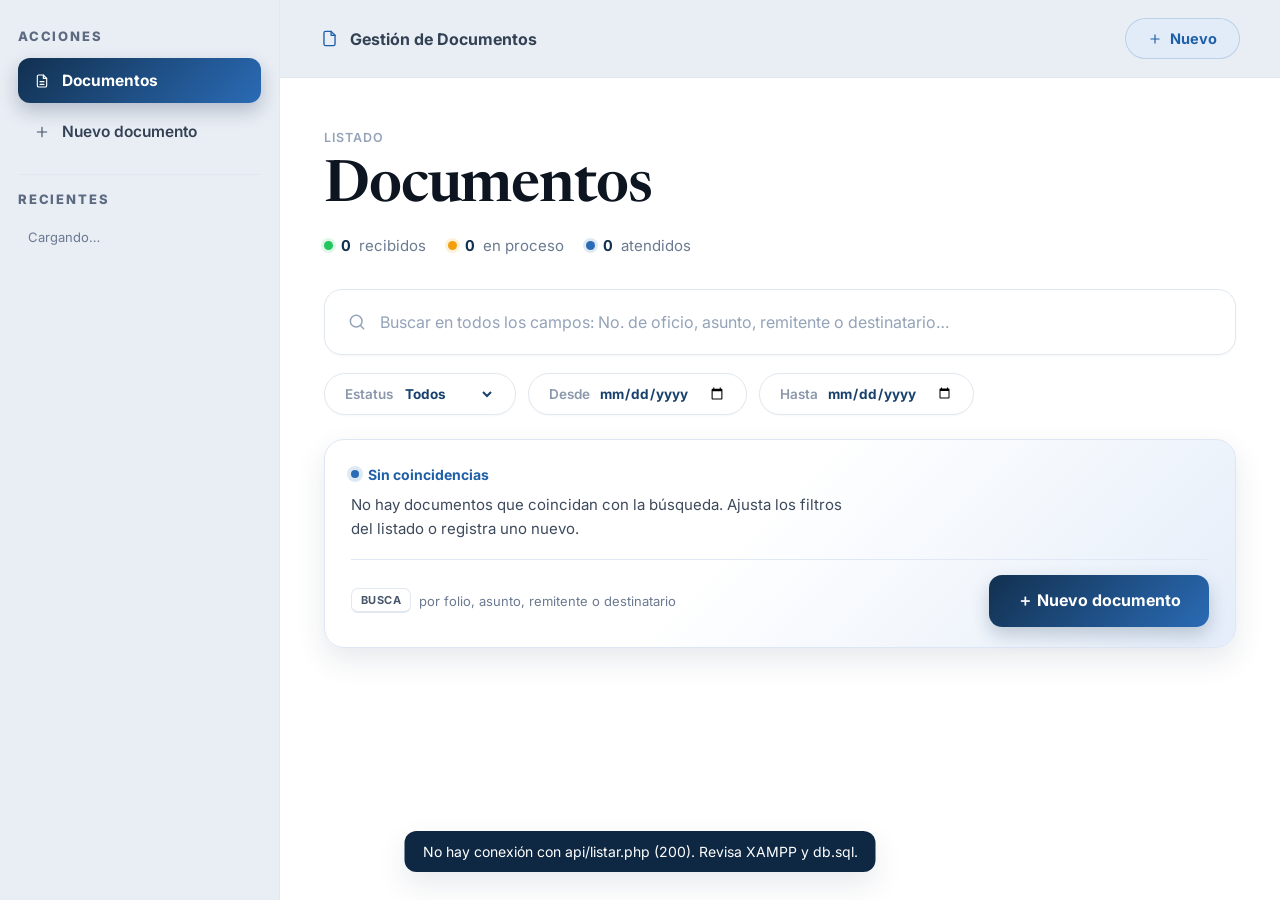
<file: index.html>
<!DOCTYPE html>
<html lang="es">
<head>
  <meta charset="UTF-8" />
  <meta name="viewport" content="width=device-width, initial-scale=1.0, viewport-fit=cover" />
  <title>UNACH · Gestión de Documentos</title>
  <link rel="preconnect" href="https://fonts.googleapis.com" />
  <link rel="preconnect" href="https://fonts.gstatic.com" crossorigin />
  <link href="https://fonts.googleapis.com/css2?family=Inter:wght@400;500;600;700&family=Newsreader:opsz,wght@6..72,400..600&display=swap" rel="stylesheet" />
  <link rel="stylesheet" href="styles.css?v=20261018j" />
  <script src="https://code.jquery.com/jquery-3.7.1.min.js"></script>
</head>
<body>
<div class="app">

  <!-- SIDEBAR -->
  <aside class="sidebar">
    <div class="side-label">Acciones</div>

    <nav class="side-nav">
      <button type="button" class="nav-item active" data-view="documentos">
        <svg class="ico" viewBox="0 0 24 24" width="16" height="16" fill="none" stroke="currentColor" stroke-width="1.7" stroke-linecap="round" stroke-linejoin="round"><path d="M14 3H7a2 2 0 0 0-2 2v14a2 2 0 0 0 2 2h10a2 2 0 0 0 2-2V8z"/><path d="M14 3v5h5"/><path d="M9 13h6M9 17h6"/></svg>
        Documentos
      </button>
      <button type="button" class="nav-item" data-action="nuevo">
        <svg class="ico" viewBox="0 0 24 24" width="16" height="16" fill="none" stroke="currentColor" stroke-width="1.7" stroke-linecap="round"><path d="M12 5v14M5 12h14"/></svg>
        Nuevo documento
      </button>
    </nav>

    <hr class="side-divider" />
    <div class="side-label side-label-sm">Recientes</div>
    <div class="side-docs" id="sideDocList">
      <p class="muted side-empty">Cargando…</p>
    </div>
  </aside>

  <!-- MAIN -->
  <main class="main">
    <header class="topbar">
      <div class="topbar-title">
        <span class="tb-ico">
          <svg viewBox="0 0 24 24" width="19" height="19" fill="none" stroke="currentColor" stroke-width="1.7" stroke-linecap="round" stroke-linejoin="round"><path d="M14 3H7a2 2 0 0 0-2 2v14a2 2 0 0 0 2 2h10a2 2 0 0 0 2-2V8z"/><path d="M14 3v5h5"/></svg>
        </span>
        <span id="topTitle">Gestión de Documentos</span>
      </div>
      <button type="button" class="pill-btn" data-action="nuevo">
        <svg viewBox="0 0 24 24" width="14" height="14" fill="none" stroke="currentColor" stroke-width="2" stroke-linecap="round"><path d="M12 5v14M5 12h14"/></svg>
        Nuevo
      </button>
    </header>

    <div class="content">

      <!-- ===== VISTA: DOCUMENTOS ===== -->
      <section id="view-documentos" class="view">
        <p class="eyebrow">Listado</p>
        <h1 class="display">Documentos</h1>
        <p class="counts">
          <span><span class="cdot c-rec"></span><strong id="stRec">0</strong> recibidos</span>
          <span><span class="cdot c-proc"></span><strong id="stProc">0</strong> en proceso</span>
          <span><span class="cdot c-ate"></span><strong id="stAte">0</strong> atendidos</span>
        </p>

        <div class="searchbar">
          <svg class="ico" viewBox="0 0 24 24" width="20" height="20" fill="none" stroke="currentColor" stroke-width="1.8" stroke-linecap="round"><circle cx="11" cy="11" r="7"/><path d="m20 20-3.6-3.6"/></svg>
          <input id="q" type="search" placeholder="Buscar en todos los campos: No. de oficio, asunto, remitente o destinatario…" autocomplete="off" />
        </div>

        <div class="toolbar">
          <label class="chip">Estatus
            <select id="fEstatus">
              <option value="">Todos</option>
              <option>Recibido</option>
              <option>En proceso</option>
              <option>Atendido</option>
            </select>
          </label>
          <label class="chip">Desde <input type="date" id="fDesde" /></label>
          <label class="chip">Hasta <input type="date" id="fHasta" /></label>
        </div>

        <!-- Tabla desktop -->
        <div class="table-wrap">
          <table id="docsTable">
            <thead>
              <tr>
                <th>No. Oficio</th><th>Fecha</th><th>Asunto</th>
                <th>Remitente</th><th>Destinatario</th><th>Estatus</th><th>Acciones</th>
              </tr>
            </thead>
            <tbody><!-- render JS --></tbody>
          </table>
          <p class="table-foot" id="tableFoot">Cargando…</p>
        </div>

        <!-- Cards móvil -->
        <div class="m-cards" id="mCards"><!-- render JS --></div>

        <!-- Tarjeta vacía (estilo sugerencia) -->
        <div class="hint-card" id="docEmpty" hidden>
          <p class="hc-kicker"><span class="hc-dot"></span> Sin coincidencias</p>
          <p class="hc-text">No hay documentos que coincidan con la búsqueda. Ajusta los filtros del listado o registra uno nuevo.</p>
          <div class="hc-foot">
            <span class="hint"><kbd>Busca</kbd> por folio, asunto, remitente o destinatario</span>
            <button type="button" class="btn btn-primary" data-action="nuevo">＋ Nuevo documento</button>
          </div>
        </div>
      </section>

      <!-- ===== VISTA: NUEVO DOCUMENTO ===== -->
      <section id="view-nuevo" class="view" hidden>
        <p class="eyebrow">Registro</p>
        <h1 class="display">Nuevo documento</h1>
        <p class="lead">Captura los datos del oficio, adjunta el archivo digitalizado (PDF, JPG o PNG · máx. 10&nbsp;MB) y verifica la subida.</p>

        <div class="steps">
          <div class="step on" data-step="1"><span class="n">1</span><span class="t">Datos del documento</span></div>
          <div class="sline" data-line="1"></div>
          <div class="step" data-step="2"><span class="n">2</span><span class="t">Archivo</span></div>
          <div class="sline" data-line="2"></div>
          <div class="step" data-step="3"><span class="n">3</span><span class="t">Verificación</span></div>
          <div class="sline" data-line="3"></div>
          <div class="step" data-step="4"><span class="n">4</span><span class="t">Confirmación</span></div>
        </div>

        <form id="formRegistro" enctype="multipart/form-data" novalidate>
          <!-- PASO 1 -->
          <div class="wstep" data-pane="1">
            <div class="wgrid">
              <label>No. de Oficio* <span class="max-hint">(máx. 16)</span><input name="no_oficio" required maxlength="16" placeholder="Ej. 001/2026" /><small class="field-err" hidden></small></label>
              <label>Fecha* <span class="max-hint">(obligatoria)</span><input name="fecha" type="date" required /><small class="field-err" hidden></small></label>
              <label class="full">Asunto* <span class="max-hint">(máx. 255)</span><input name="asunto" required maxlength="255" placeholder="Descripción breve del contenido" /><small class="field-err" hidden></small></label>
              <label>Remitente* <span class="max-hint">(máx. 20)</span><input name="remitente" required maxlength="20" placeholder="Nombre o dependencia" /><small class="field-err" hidden></small></label>
              <label>Destinatario* <span class="max-hint">(máx. 20)</span><input name="destinatario" required maxlength="20" placeholder="Nombre o área" /><small class="field-err" hidden></small></label>
              <label class="full">Estatus* <span class="max-hint">(obligatorio)</span>
                <select name="estatus" required>
                  <option>Recibido</option>
                  <option>En proceso</option>
                  <option>Atendido</option>
                </select>
                <small class="field-err" hidden></small>
              </label>
            </div>
            <div class="wcenter"><button type="button" class="btn btn-primary" id="btnNext1">Siguiente →</button></div>
          </div>

          <!-- PASO 2 -->
          <div class="wstep" data-pane="2" hidden>
            <div class="drop" id="dropZone">
              <p class="drop-title"><strong>Toma foto o sube el PDF del documento *</strong></p>
              <p class="muted">PDF, JPG o PNG · máx. 10 MB — archivo obligatorio</p>
              <div class="file-btns">
                <button type="button" class="btn btn-ghost" id="btnFoto">📷 Tomar foto</button>
                <button type="button" class="btn btn-ghost" id="btnPdf">⬆ Seleccionar archivo</button>
              </div>
              <input type="file" id="regFoto" accept="image/*" capture="environment" hidden />
              <input type="file" id="regArchivo" name="archivo" accept=".pdf,.jpg,.jpeg,.png" hidden />
              <div id="filePreview"></div>
              <p class="file-name" id="fileName">Ningún archivo seleccionado</p>
            </div>
            <div class="wbetween">
              <button type="button" class="btn btn-ghost" id="btnBack2">← Atrás</button>
              <button type="button" class="btn btn-primary" id="btnNext2">Revisar y confirmar →</button>
            </div>
          </div>
        </form>

        <!-- PASO 3: verificación (resumen editable) -->
        <div class="wstep review-card" data-pane="3" hidden>
          <p class="vc-kicker">✦ Verificación</p>
          <h2 class="review-title">Revisa los datos antes de guardar</h2>
          <p class="muted review-lead">Comprueba que todo esté correcto. Si algo no coincide, vuelve a editar; si está bien, confirma para registrar.</p>
          <dl class="vsum review-sum">
            <div><dt>No. de Oficio</dt><dd id="rvFolio">—</dd></div>
            <div><dt>Fecha</dt><dd id="rvFecha">—</dd></div>
            <div><dt>Asunto</dt><dd id="rvAsunto" class="wrap-any">—</dd></div>
            <div><dt>Remitente</dt><dd id="rvRemitente">—</dd></div>
            <div><dt>Destinatario</dt><dd id="rvDestinatario">—</dd></div>
            <div><dt>Estatus</dt><dd id="rvEstatus">—</dd></div>
            <div><dt>Archivo digitalizado</dt><dd id="rvArchivo" class="wrap-any">—</dd></div>
          </dl>
          <div id="rvPreview" class="rv-preview"></div>
          <div class="vc-foot">
            <button type="button" class="btn btn-ghost" id="btnEdit1">← Editar datos</button>
            <button type="button" class="btn btn-primary" id="btnConfirmar">Confirmar y guardar →</button>
          </div>
        </div>

        <!-- PASO 4: confirmación (resultado en servidor) -->
        <div class="wstep verify-card" data-pane="4" hidden>
          <span class="vcheck" id="v3Check">✓</span>
          <p class="vc-kicker">✦ Confirmación</p>
          <h2 id="v3Title">¡Registro exitoso!</h2>
          <p class="muted" id="v3Msg">El documento se guardó y su archivo fue verificado en el servidor.</p>
          <dl class="vsum">
            <div><dt>Folio</dt><dd id="v3Folio">—</dd></div>
            <div><dt>Asunto</dt><dd id="v3Asunto">—</dd></div>
            <div><dt>Remitente → Destinatario</dt><dd id="v3Partes">—</dd></div>
            <div><dt>Archivo</dt><dd id="v3File">—</dd></div>
          </dl>
          <div class="vc-foot">
            <a class="btn btn-ghost" id="v3Ver" href="#" target="_blank" rel="noopener">Ver documento</a>
            <button type="button" class="btn btn-primary" data-view-go="documentos">Ir al listado →</button>
            <button type="button" class="btn btn-ghost" id="btnOtro">Registrar otro</button>
          </div>
        </div>
      </section>

    </div>
  </main>
</div>

<!-- MODAL VISOR -->
<div class="modal" id="modalVisor" hidden>
  <div class="modal-card wide" role="dialog" aria-modal="true">
    <div class="modal-head">
      <h2 id="visorTitle">Ver documento</h2>
      <button class="icon-btn" data-close="modalVisor" aria-label="Cerrar">✕</button>
    </div>
    <iframe id="visorFrame" title="Visor PDF" hidden></iframe>
    <img id="visorImg" alt="Documento digitalizado" hidden />
    <div class="modal-foot">
      <a class="btn btn-ghost block" id="visorDescargar" href="#" download>Descargar</a>
      <button class="btn btn-primary block" data-close="modalVisor">Cerrar</button>
    </div>
  </div>
</div>

<div class="toast" id="toast" role="status"></div>
<script src="app.js?v=20261018j"></script>
</body>
</html>
</file>
<file: styles.css>
/* ============================================================
   UNACH · Gestión de Documentos — UI estilo "AI writing copilot"
   Paleta: azul marino (navy) · Tipografías: Newsreader + Inter
   ============================================================ */

:root{
  --navy-900:#0e2742;
  --navy-800:#12304f;
  --navy-700:#17416c;
  --navy-600:#1e5fa8;
  --navy-500:#2a6bb5;
  --navy-200:#cdddf3;
  --navy-100:#e2ecf9;
  --navy-050:#f0f5fc;
  --grad:linear-gradient(135deg,#12304f 0%,#2a6bb5 100%);
  --grad-card:linear-gradient(135deg,#ffffff 45%,#e4edf9 100%);
  --sidebar-bg:#e9edf4;
  --ink:#131c2a;
  --muted:#6b7a90;
  --line:#e2e8f0;
  --danger:#b54747;
  --radius:14px;
  --shadow:0 12px 30px rgba(14,39,66,.10);
  --shadow-soft:0 4px 16px rgba(14,39,66,.05);
  --shadow-pill:0 8px 18px rgba(18,48,79,.25);
  --font:"Inter",system-ui,-apple-system,"Segoe UI",Roboto,Arial,sans-serif;
  --font-display:"Newsreader",Georgia,"Times New Roman",serif;
}

*{box-sizing:border-box}
html,body{height:100%}
body{
  margin:0; font-family:var(--font); color:var(--ink);
  background:#fff; min-height:100dvh; width:100%;
  -webkit-font-smoothing:antialiased;
  -webkit-text-size-adjust:100%;
  overflow-x:hidden;
  -webkit-tap-highlight-color:rgba(42,107,181,.18);
}
h1,h2,h3{margin:0; letter-spacing:-.01em}
p{margin:0}
button{font:inherit; cursor:pointer}
a{color:var(--navy-600)}
img{max-width:100%}
[hidden]{display:none !important}
.muted{color:var(--muted); font-size:14px; line-height:1.55}

/* ===== APP SHELL ===== */
.app{
  min-height:100dvh; width:100%;
  display:flex; flex-direction:column;
  background:#fff;
}
.main{flex:1; display:flex; flex-direction:column; min-width:0}

/* ===== SIDEBAR ===== */
.sidebar{
  background:var(--sidebar-bg);
  border-bottom:1px solid var(--line);
  padding:16px 16px 14px;
  display:flex; flex-direction:column; gap:10px;
}
.side-label{
  font-size:13px; font-weight:800; letter-spacing:.14em;
  text-transform:uppercase; color:#5b6a80;
}

.side-nav{display:flex; gap:8px; flex-wrap:wrap}
.nav-item{
  display:flex; align-items:center; gap:12px; text-align:left;
  border:0; background:none; border-radius:12px;
  padding:13px 16px; font-size:15.5px; font-weight:600; color:#334155;
  transition:background .15s, color .15s, box-shadow .2s;
}
.nav-item .ico{flex-shrink:0; opacity:.9}
.nav-item:hover{background:rgba(18,48,79,.09); color:var(--navy-800)}
.nav-item.active{
  background:var(--grad); color:#fff; font-weight:700;
  box-shadow:var(--shadow-pill);
}
.nav-item.active .ico{opacity:1}

.side-divider{border:0; border-top:1px solid #e2e6ee; margin:6px 0 0}
.side-label-sm{margin-top:2px}
.side-docs{display:flex; flex-direction:column; gap:2px; overflow-y:auto}
.side-empty{font-size:13px; padding:6px 10px; color:#6b7a90}
.side-doc{
  display:flex; align-items:flex-start; gap:11px; width:100%;
  border:0; background:none; text-align:left;
  padding:11px 12px; border-radius:11px; color:var(--ink);
  transition:background .15s;
}
.side-doc:hover{background:rgba(18,48,79,.09)}
.sd-ico{color:#8b98ab; font-size:14px; line-height:1.6}
.sd-txt{min-width:0; display:flex; flex-direction:column; gap:3px}
.sd-txt strong{
  font-size:15px; font-weight:700; color:#1e293b;
  white-space:nowrap; overflow:hidden; text-overflow:ellipsis;
}
.sd-txt small{font-size:12.5px; color:#6b7a90; letter-spacing:.01em; font-weight:500}

/* ===== TOPBAR (mismo tono que el sidebar) ===== */
.topbar{
  display:flex; align-items:center; justify-content:space-between; gap:14px;
  padding:16px 24px;
  background:var(--sidebar-bg);
  border-bottom:1px solid var(--line);
  position:sticky; top:0; z-index:20;
}
.topbar-title{
  display:flex; align-items:center; gap:11px; min-width:0;
  font-size:16px; font-weight:700; color:#334155;
}
.tb-ico{display:grid; place-items:center; color:var(--navy-600); flex-shrink:0}
#topTitle{white-space:nowrap; overflow:hidden; text-overflow:ellipsis}
.pill-btn{
  display:inline-flex; align-items:center; gap:8px; flex-shrink:0;
  background:var(--navy-100); color:var(--navy-600);
  border:1px solid rgba(30,95,168,.2); border-radius:999px;
  padding:11px 22px; font-size:14.5px; font-weight:700;
  transition:background .15s;
}
.pill-btn:hover{background:#d8e6f8}

/* ===== VISTAS / CONTENIDO (ancho completo, sin huecos) ===== */
.content{flex:1}
.view{padding:34px 24px 72px; max-width:none}
.eyebrow{
  font-size:12.5px; font-weight:600; letter-spacing:.08em;
  text-transform:uppercase; color:#94a3b8; margin-bottom:12px;
}
.display{
  font-family:var(--font-display);
  font-size:clamp(40px,5.6vw,58px);
  font-weight:600; line-height:1.05;
  color:#0d1520; letter-spacing:-.02em;
}
.lead{margin-top:18px; color:var(--muted); font-size:17px; line-height:1.7; max-width:70ch}
.counts{
  display:flex; flex-wrap:wrap; align-items:center; gap:22px;
  margin-top:18px; font-size:15px; color:var(--muted);
}
.counts > span{display:inline-flex; align-items:center; gap:8px}
.counts strong{color:var(--navy-800); font-weight:700; font-variant-numeric:tabular-nums}
.cdot{width:9px; height:9px; border-radius:50%; display:inline-block; flex-shrink:0}
.cdot.c-rec{background:#22c55e; box-shadow:0 0 0 3px rgba(34,197,94,.15)}
.cdot.c-proc{background:#f59e0b; box-shadow:0 0 0 3px rgba(245,158,11,.15)}
.cdot.c-ate{background:var(--navy-500); box-shadow:0 0 0 3px rgba(42,107,181,.15)}

/* ===== BOTONES ===== */
.btn{
  display:inline-flex; align-items:center; justify-content:center; gap:9px;
  border:0; border-radius:13px; padding:15px 28px;
  font-size:16px; font-weight:700; text-decoration:none;
  transition:filter .15s, background .15s;
}
.btn-primary{background:var(--grad); color:#fff; box-shadow:0 8px 18px rgba(18,48,79,.22)}
.btn-primary:hover{filter:brightness(1.08)}
.btn-primary:disabled{opacity:.65; cursor:wait}
.btn-ghost{background:#fff; border:1px solid var(--line); color:var(--ink)}
.btn-ghost:hover{background:#f7f9fc}
.btn.block{width:100%; margin-top:10px}

/* ===== BUSCADOR (solo vista Documentos, ancho completo y grande) ===== */
.searchbar{
  display:flex; align-items:center; gap:13px;
  background:#fff; border:1px solid var(--line); border-radius:18px;
  padding:0 22px; width:100%; margin-top:34px;
  color:#94a3b8;
  box-shadow:0 1px 2px rgba(14,39,66,.04);
  transition:border-color .15s, box-shadow .15s;
}
.searchbar:focus-within{
  border-color:var(--navy-500);
  box-shadow:0 0 0 3px rgba(42,107,181,.13);
  color:var(--navy-600);
}
.searchbar .ico{flex-shrink:0}
.searchbar input{
  border:0; background:none; outline:0; width:100%;
  padding:22px 0; font:inherit; font-size:17px; color:var(--ink);
}
.searchbar input::placeholder{color:#94a3b8; font-size:16px}
.searchbar input::-webkit-search-cancel-button{-webkit-appearance:none; opacity:.4}
.searchbar input::-webkit-search-cancel-button:hover{opacity:1}

/* ===== TOOLBAR (filtros) ===== */
.toolbar{display:flex; flex-wrap:wrap; gap:12px; margin:18px 0 22px}
.chip{
  display:inline-flex; align-items:center; gap:8px;
  background:#fff; border:1px solid var(--line); border-radius:999px;
  padding:11px 20px; font-size:13.5px; font-weight:600; color:#8b98ab;
  box-shadow:0 1px 2px rgba(14,39,66,.03);
  transition:border-color .15s, box-shadow .15s;
}
.chip select,.chip input{
  border:0; background:none; outline:0; font:inherit;
  font-size:13.5px; font-weight:700; color:var(--navy-700);
  cursor:pointer;
}
.chip input[type=date]{color-scheme:light; cursor:pointer}
.chip:focus-within{border-color:var(--navy-500); box-shadow:0 0 0 3px rgba(42,107,181,.12)}

/* ===== TABLA MINIMALISTA (scroll horizontal en todo el cuadro) ===== */
.table-wrap{
  display:none;
  border:1px solid var(--line); border-radius:18px;
  overflow-x:auto; overflow-y:hidden;
  background:#fff;
  box-shadow:0 1px 2px rgba(14,39,66,.04), 0 10px 28px rgba(14,39,66,.06);
  scrollbar-width:thin;
  scrollbar-color:#c5cedb transparent;
}
.table-wrap::-webkit-scrollbar{height:8px}
.table-wrap::-webkit-scrollbar-thumb{background:#c5cedb; border-radius:99px}
.table-wrap::-webkit-scrollbar-thumb:hover{background:#a8b4c6}
.table-wrap::-webkit-scrollbar-track{background:#f1f4f8; border-radius:99px}

table{width:100%; min-width:1020px; border-collapse:collapse; font-size:15px}
th,td{padding:18px 20px; text-align:left; vertical-align:middle}
th{
  font-size:11.5px; font-weight:700; letter-spacing:.09em;
  text-transform:uppercase; color:#8b98ab;
  border-bottom:1px solid var(--line); background:#f8fafc;
  white-space:nowrap;
}
tbody tr{
  border-bottom:1px solid var(--line); cursor:pointer;
  transition:background .12s, box-shadow .15s;
}
tbody tr:last-child{border-bottom:0}
tbody tr:hover{background:var(--navy-050); box-shadow:inset 3px 0 0 var(--navy-500)}
.folio{
  font-weight:700; color:var(--navy-800); white-space:nowrap; font-size:14.5px;
  display:block; overflow:hidden; text-overflow:ellipsis;
}
.cell-date{color:var(--muted); white-space:nowrap; font-size:14px; font-variant-numeric:tabular-nums}
.cell-asunto{font-weight:600; color:var(--ink); min-width:220px; white-space:nowrap}
.cell-muted{color:var(--muted); font-size:14px; white-space:nowrap}
.table-foot{
  padding:13px 18px; border-top:1px solid var(--line);
  color:#8b98ab; font-size:13px; background:#fcfdfe;
}

/* Badges estatus */
.badge{
  display:inline-block; font-size:12px; font-weight:700;
  padding:5px 12px; border-radius:999px; white-space:nowrap;
  letter-spacing:.01em;
}
.badge-rec{background:#dcf5e8; color:#15803d}
.badge-proc{background:#fdf0d7; color:#b45309}
.badge-ate{background:var(--navy-100); color:var(--navy-600)}

.est-sel{
  display:inline-block; margin-top:8px; font-size:12.5px; font-family:inherit;
  font-weight:600; padding:5px 8px; border:1px solid var(--line);
  border-radius:9px; background:#fff; color:var(--navy-700);
  cursor:pointer; max-width:100%;
}
.est-sel:hover{border-color:var(--navy-200)}
.est-sel:focus{outline:0; border-color:var(--navy-500); box-shadow:0 0 0 3px rgba(42,107,181,.12)}

/* Acciones: micro-botones */
.row-acts{display:inline-flex; gap:8px; white-space:nowrap; align-items:center}
.act{
  display:inline-flex; align-items:center;
  border:1px solid var(--line); background:#fff;
  border-radius:9px; padding:6px 12px;
  font-family:inherit; font-size:12.5px; font-weight:600;
  color:var(--navy-700); text-decoration:none;
  transition:background .12s, border-color .12s, color .12s;
}
.act:hover{background:var(--navy-050); border-color:var(--navy-200); text-decoration:none}
.act.danger{color:var(--danger); border-color:#f0d4d4; background:#fffafa}
.act.danger:hover{background:#fdf2f2; border-color:#e8b4b4}

/* ===== CARDS MÓVIL ===== */
.m-cards{display:flex; flex-direction:column; gap:10px}
.m-card{
  background:#fff; border:1px solid var(--line); border-radius:16px;
  padding:16px; box-shadow:var(--shadow-soft);
}
.m-card .row{display:flex; justify-content:space-between; align-items:center; gap:8px}
.m-card h3{font-size:15.5px; margin:8px 0 5px; overflow-wrap:anywhere}
.m-card p{font-size:13px; color:var(--muted); line-height:1.55}
.m-actions{display:flex; gap:8px; margin-top:12px}
.m-actions button{
  flex:1; border:1px solid var(--line); background:#f8fafc;
  border-radius:10px; padding:9px; font-size:13px; font-weight:600; color:var(--navy-700);
}
.m-actions button:hover{background:var(--navy-050)}

/* ===== HINT CARD (tarjeta estilo sugerencia) ===== */
.hint-card{
  margin-top:24px;
  background:var(--grad-card);
  border:1px solid #dde7f4; border-radius:20px;
  box-shadow:var(--shadow);
  padding:26px 26px 20px;
}
.hc-kicker{
  display:flex; align-items:center; gap:9px;
  color:var(--navy-600); font-weight:700; font-size:14px; margin-bottom:10px;
}
.hc-dot{
  width:8px; height:8px; border-radius:50%; background:var(--navy-500);
  box-shadow:0 0 0 4px rgba(42,107,181,.15);
}
.hc-text{font-size:15px; line-height:1.6; color:#3d4a5c; max-width:56ch}
.hc-foot{
  display:flex; flex-wrap:wrap; align-items:center; justify-content:space-between;
  gap:14px; border-top:1px solid #dfe8f4; margin-top:18px; padding-top:15px;
}
.hint{display:inline-flex; align-items:center; gap:8px; font-size:13px; color:var(--muted)}
kbd{
  font-family:var(--font); font-size:11px; font-weight:700;
  color:#48566a; background:#fff;
  border:1px solid var(--line); border-bottom-width:2px;
  border-radius:7px; padding:4px 9px;
  letter-spacing:.04em; text-transform:uppercase;
}

/* ===== NUEVO DOCUMENTO (asistente) — ancho completo, tipografía grande ===== */
.steps{display:flex; align-items:center; gap:16px; margin:36px 0 8px; flex-wrap:wrap}
.step{display:flex; align-items:center; gap:11px; font-size:15.5px; font-weight:700; color:var(--muted)}
.step .n{
  width:38px; height:38px; border-radius:50%;
  border:2px solid var(--line); background:#fff;
  display:grid; place-items:center; font-size:15px; font-weight:700;
  flex-shrink:0;
}
.step.on{color:var(--navy-800)}
.step.on .n{border-color:var(--navy-600); color:var(--navy-600); box-shadow:0 0 0 4px rgba(30,95,168,.12)}
.step.done{color:#15803d}
.step.done .n{background:#1d9d5c; border-color:#1d9d5c; color:#fff}
.sline{width:80px; height:2px; background:var(--line); border-radius:2px; flex-shrink:0}
.sline.done{background:#1d9d5c}

#formRegistro{display:flex; flex-direction:column; gap:16px; margin-top:36px}
#formRegistro label{
  font-size:15.5px; font-weight:700; color:var(--ink);
  display:flex; flex-direction:column; gap:9px;
}
.max-hint{
  font-size:13px; font-weight:600; color:#8b98ab;
  letter-spacing:.01em;
}
#formRegistro input,#formRegistro select{
  border:1px solid #d5dce7; background:#fff; border-radius:13px;
  padding:16px 18px; font-family:inherit; font-size:16px; font-weight:400;
  color:var(--ink); width:100%; box-shadow:0 1px 2px rgba(16,24,40,.04);
}
#formRegistro input::placeholder{color:#a0aec0}
#formRegistro input:focus,#formRegistro select:focus{
  outline:0; border-color:var(--navy-600);
  box-shadow:0 0 0 3px rgba(30,95,168,.14);
}
#formRegistro label.invalid input,#formRegistro label.invalid select{border-color:#ef4444}
.field-err{color:#dc2626; font-size:13px; font-weight:600}
.wgrid{display:grid; grid-template-columns:1fr 1fr; gap:24px 32px}
.wgrid .full{grid-column:1 / -1}
.wcenter{display:flex; justify-content:flex-start; margin-top:34px}
.wbetween{display:flex; justify-content:space-between; align-items:center; gap:14px; margin-top:32px; flex-wrap:wrap}

/* Zona de archivo */
.drop{
  border:2px dashed #c3cfdf; border-radius:20px;
  background:var(--navy-050); padding:64px 32px;
  text-align:center; display:flex; flex-direction:column;
  gap:16px; align-items:center;
}
.drop-title{font-size:19px; font-weight:700}
.drop .muted{font-size:15px}
.drop.ok{border-style:solid; border-color:#1d9d5c; background:#f0faf4}
.file-btns{display:flex; gap:12px; margin-top:8px; flex-wrap:wrap; justify-content:center}
.file-btns .btn{padding:14px 26px; font-size:15.5px}
.file-name{font-size:14.5px; color:var(--muted)}
#filePreview{
  display:flex; justify-content:center; align-items:center;
  width:100%; max-width:100%;
  margin-top:14px;
}
#filePreview img{
  max-width:100%; max-height:280px;
  width:auto; height:auto;
  object-fit:contain;
  border-radius:14px; border:1px solid var(--line);
  box-shadow:var(--shadow-soft);
  display:block;
}
.filerow{
  display:flex; align-items:center; gap:12px; background:#fff;
  border:1px solid var(--line); border-radius:13px;
  padding:14px 18px; font-size:15.5px; text-align:left;
}

/* Tarjeta de verificación de datos (paso 3: resumen antes de guardar) */
.review-card{
  margin-top:36px;
  background:var(--grad-card);
  border:1px solid #dde7f4; border-radius:22px;
  box-shadow:var(--shadow);
  padding:44px 40px 36px;
  display:flex; flex-direction:column; align-items:center; gap:12px;
  text-align:center;
}
.review-title{font-family:var(--font-display); font-size:34px; font-weight:600; color:#0d1520}
.review-lead{font-size:16px; max-width:64ch; margin-bottom:8px}
.review-sum{
  width:100%; max-width:780px; margin:8px 0 0;
  display:flex; flex-direction:column; text-align:left;
  background:#fff; border:1px solid #dde7f4; border-radius:16px;
  padding:8px 22px;
  box-shadow:0 2px 10px rgba(14,39,66,.05);
}
.wrap-any{word-break:break-word; overflow-wrap:anywhere; max-width:56ch; text-align:right}
.rv-preview{width:100%; max-width:780px; display:flex; justify-content:center; margin-top:6px}
.rv-preview img{max-width:320px; max-height:260px; object-fit:contain; border-radius:14px; border:1px solid var(--line); box-shadow:var(--shadow-soft)}

/* Tarjeta de confirmación (paso 4: resultado en servidor) */
.verify-card{
  margin-top:36px;
  background:var(--grad-card);
  border:1px solid #dde7f4; border-radius:22px;
  box-shadow:var(--shadow);
  padding:52px 44px 44px;
  display:flex; flex-direction:column; align-items:center; gap:14px;
  text-align:center;
}
.vcheck{
  width:72px; height:72px; border-radius:50%;
  background:var(--navy-600); color:#fff;
  font-size:34px; display:grid; place-items:center;
  box-shadow:0 12px 26px rgba(30,95,168,.35);
}
.vc-kicker{color:var(--navy-600); font-weight:800; font-size:15px; letter-spacing:.02em}
.verify-card h2{font-family:var(--font-display); font-size:36px; font-weight:600}
.verify-card > .muted{font-size:16px; max-width:60ch}
.vsum{width:100%; max-width:720px; margin:16px 0 0; display:flex; flex-direction:column; text-align:left}
.vsum div{
  display:flex; justify-content:space-between; gap:16px;
  padding:15px 6px; border-bottom:1px solid #dfe8f4; font-size:15.5px;
}
.vsum div:last-child{border-bottom:0}
.vsum dt{color:var(--muted); font-weight:600}
.vsum dd{margin:0; font-weight:700; text-align:right; color:var(--navy-800)}
.vc-hint{display:flex; align-items:center; gap:9px; font-size:14.5px; color:var(--muted)}
.vc-hint kbd{font-size:12px; padding:5px 11px}
.vc-foot{display:flex; flex-wrap:wrap; gap:12px; justify-content:center; margin-top:20px; width:100%}
.vc-foot .btn{padding:14px 28px; font-size:15.5px}

/* ===== MODALES ===== */
.modal{
  position:fixed; inset:0; z-index:60;
  background:rgba(14,39,66,.55);
  backdrop-filter:blur(3px);
  display:grid; place-items:center; padding:16px;
}
.modal-card{
  background:#fff; border-radius:20px; width:100%; max-width:520px;
  max-height:92dvh; overflow:auto; padding:20px; box-shadow:0 24px 60px rgba(14,39,66,.35);
}
.modal-card.wide{max-width:860px}
.modal-head{display:flex; justify-content:space-between; align-items:center; gap:12px; margin-bottom:14px}
.modal-head h2{
  font-family:var(--font-display); font-size:21px; font-weight:600;
  white-space:nowrap; overflow:hidden; text-overflow:ellipsis; min-width:0;
}
.icon-btn{
  border:1px solid var(--line); background:#fff; border-radius:10px;
  padding:8px 12px; color:var(--muted); flex-shrink:0;
}
.icon-btn:hover{background:#f7f9fc; color:var(--ink)}
.modal-foot{display:flex; gap:10px; margin-top:14px}
#visorFrame{width:100%; height:65vh; border:1px solid var(--line); border-radius:12px; background:#f7f9fc}
#visorImg{width:100%; border-radius:12px; border:1px solid var(--line)}

/* ===== TOAST ===== */
.toast{
  position:fixed; left:50%; bottom:28px;
  transform:translateX(-50%) translateY(18px);
  background:var(--navy-900); color:#fff;
  padding:12px 18px; border-radius:12px;
  font-size:14px; box-shadow:var(--shadow);
  opacity:0; pointer-events:none; transition:.25s;
  z-index:70; max-width:90vw; text-align:center;
}
.toast.show{opacity:1; transform:translateX(-50%) translateY(0)}

/* ===== SCROLLBAR ELEGANTE ===== */
.sidebar::-webkit-scrollbar,.main::-webkit-scrollbar,.modal-card::-webkit-scrollbar{width:10px;height:10px}
.sidebar::-webkit-scrollbar-thumb,.main::-webkit-scrollbar-thumb,.modal-card::-webkit-scrollbar-thumb{
  background:#c5cedb; border-radius:99px;
  border:2px solid transparent; background-clip:content-box;
}
.sidebar::-webkit-scrollbar-thumb:hover,.main::-webkit-scrollbar-thumb:hover{
  background:#a8b4c6; background-clip:content-box;
  border:2px solid transparent;
}
.sidebar::-webkit-scrollbar-track,.main::-webkit-scrollbar-track{background:transparent}
.sidebar,.main{scrollbar-width:thin; scrollbar-color:#c5cedb transparent}

/* ============================================================
   RESPONSIVE — mobile first
   ============================================================ */

/* Oculta lista reciente fuera de desktop */
@media (max-width:959px){
  .side-divider,.side-label-sm,.side-docs{display:none}
}

/* ===== MÓVIL / TABLET (<960px): barra superior compacta ===== */
@media (max-width:959px){
  .sidebar{
    padding:12px 14px 12px;
    gap:0;
  }
  .side-label{display:none}
  .side-nav{
    display:grid;
    grid-template-columns:1fr 1fr;
    gap:8px;
    width:100%;
  }
  .nav-item{
    justify-content:center;
    padding:13px 10px;
    font-size:14.5px;
    min-height:48px;
  }

  .topbar{padding:12px 16px; gap:10px}
  .topbar-title{font-size:14px; gap:8px}
  .tb-ico svg{width:17px; height:17px}
  .pill-btn{
    padding:11px 16px; font-size:13.5px;
    min-height:44px;
  }

  .view{padding:24px 16px calc(56px + env(safe-area-inset-bottom))}
  .eyebrow{font-size:12px; margin-bottom:8px}
  .display{font-size:clamp(30px,8.5vw,42px)}
  .lead{font-size:15.5px; margin-top:12px}
  .counts{
    gap:10px 18px; font-size:13.5px;
    margin-top:14px;
  }

  .searchbar{
    margin-top:22px; padding:0 14px;
    border-radius:14px; gap:10px;
  }
  .searchbar .ico{width:18px; height:18px}
  /* 16px evita el auto-zoom de iOS al enfocar */
  .searchbar input{padding:16px 0; font-size:16px}
  .searchbar input::placeholder{font-size:14.5px}

  .toolbar{gap:8px; margin:14px 0 18px}
  .chip{
    padding:11px 14px; font-size:13px;
    min-height:44px;
  }

  /* Cards en lugar de tabla */
  .table-wrap{display:none}
  .m-cards{display:flex; flex-direction:column; gap:12px}
  .m-card{
    padding:16px; border-radius:16px;
    box-shadow:var(--shadow-soft);
  }
  .m-card h3{font-size:16px}
  .m-card p{font-size:13.5px}
  .m-actions{gap:10px; margin-top:14px}
  .m-actions button{
    flex:1; min-height:48px; font-size:14px;
    border-radius:12px; padding:12px 8px;
  }

  .hint-card{padding:22px 18px 18px; border-radius:18px; margin-top:20px}
  .hc-text{font-size:14.5px}
  .hint{font-size:12.5px}

  /* Wizard pasos */
  .steps{gap:8px; margin:26px 0 4px; justify-content:flex-start}
  .step{font-size:13.5px; gap:8px}
  .step .n{width:34px; height:34px; font-size:14px}
  .sline{width:24px}

  #formRegistro{margin-top:26px; gap:16px}
  #formRegistro label{font-size:15px; gap:8px}
  #formRegistro input,#formRegistro select{
    padding:15px 14px; font-size:16px; border-radius:12px;
  }
  .wgrid{grid-template-columns:1fr; gap:18px}
  .wcenter{margin-top:26px}
  .wcenter .btn{width:100%}
  .wbetween{
    flex-direction:column-reverse;
    align-items:stretch; gap:12px; margin-top:24px;
  }
  .wbetween .btn{width:100%; min-height:50px}

  .drop{padding:40px 16px; border-radius:16px; gap:14px}
  .drop-title{font-size:17px}
  .file-btns{flex-direction:column; width:100%}
  .file-btns .btn{width:100%; min-height:48px}

  .review-card,.verify-card{
    margin-top:28px; padding:30px 16px 26px;
    border-radius:18px;
  }
  .review-title{font-size:26px}
  .review-lead{font-size:14.5px}
  .vcheck{width:60px; height:60px; font-size:28px}
  .verify-card h2{font-size:28px}
  .verify-card > .muted{font-size:14.5px}
  .review-sum{padding:4px 14px; border-radius:14px}
  .vsum div{
    flex-direction:column; align-items:flex-start;
    gap:4px; padding:12px 2px;
  }
  .vsum dd{text-align:left; font-size:15px}
  .wrap-any{max-width:100%; text-align:left}
  .rv-preview img{max-width:100%; max-height:220px}
  #filePreview img{max-height:240px}
  .vc-foot{flex-direction:column; gap:10px}
  .vc-foot .btn{width:100%; min-height:50px}

  /* Modal como hoja inferior */
  .modal{
    padding:0;
    align-items:flex-end;
  }
  .modal-card{
    max-width:100%;
    max-height:92dvh;
    border-radius:22px 22px 0 0;
    padding:18px 16px calc(18px + env(safe-area-inset-bottom));
    box-shadow:0 -12px 40px rgba(14,39,66,.25);
  }
  .modal-card.wide{max-width:100%}
  .modal-head h2{font-size:18px}
  .modal-foot{flex-direction:column}
  .modal-foot .btn{width:100%; min-height:48px}
  .modal-foot .btn.block{margin-top:0}
  #visorFrame{height:52dvh}
  #visorImg{max-height:60dvh; object-fit:contain}

  /* Toast full-width */
  .toast{
    left:16px; right:16px;
    bottom:calc(16px + env(safe-area-inset-bottom));
    width:auto; max-width:none;
    transform:translateY(18px);
    font-size:14.5px;
    padding:14px 18px;
  }
  .toast.show{transform:translateY(0)}
}

/* ===== MÓVIL ESTRECHO (≤640px): simplifica pasos y hint-card ===== */
@media (max-width:640px){
  .steps{justify-content:center; gap:6px}
  .step .t{display:none}
  .sline{width:18px}
  .hc-foot{
    flex-direction:column; align-items:stretch;
    gap:12px;
  }
  .hc-foot .btn{width:100%; min-height:48px}
  .hint{justify-content:center}
  .toolbar{gap:8px}
  .chip{flex:1 1 auto; justify-content:space-between; min-width:0}
}

/* ===== MÓVIL MUY ANCHO / TABLET FINA ===== */
@media (min-width:641px) and (max-width:959px){
  .view{padding:28px 24px calc(56px + env(safe-area-inset-bottom))}
  .wgrid{grid-template-columns:1fr 1fr}
  .wbetween{flex-direction:row; align-items:center}
  .wbetween .btn{width:auto}
  .file-btns{flex-direction:row; justify-content:center}
  .file-btns .btn{width:auto}
  .vc-foot{flex-direction:row; justify-content:center}
  .vc-foot .btn{width:auto}
  .m-cards{display:grid; grid-template-columns:1fr 1fr; gap:14px}
  .m-card{height:100%}
  .toast{
    left:50%; right:auto;
    width:max-content; max-width:min(90vw, 420px);
    transform:translateX(-50%) translateY(18px);
  }
  .toast.show{transform:translateX(-50%) translateY(0)}
}

/* Tablet: tabla en lugar de cards */
@media (min-width:800px){
  .table-wrap{display:block}
  .m-cards{display:none}
  .view{padding:44px 36px 80px}
}

/* ===== DESKTOP: shell de 2 columnas ===== */
@media (min-width:960px){
  .app{
    display:grid;
    grid-template-columns:280px minmax(0,1fr);
    height:100dvh; overflow:hidden;
  }
  .sidebar{
    height:100dvh; overflow-y:auto;
    border-bottom:0; border-right:1px solid var(--line);
    padding:28px 18px; gap:14px;
  }
  .side-label{display:block}
  .side-nav{display:flex; flex-direction:column; gap:6px; flex-wrap:nowrap}
  .side-divider{margin-top:6px}
  .side-docs{gap:2px}
  .main{height:100dvh; overflow-y:auto}
  .topbar{padding:18px 40px; background:var(--sidebar-bg)}
  .view{padding:52px 44px 96px; max-width:none; margin:0}
  #view-nuevo{max-width:none}
}

@media (min-width:1300px){
  .app{grid-template-columns:300px minmax(0,1fr)}
  .topbar{padding:20px 52px}
  .view{padding:60px 52px 110px; max-width:none}
}
</file>
